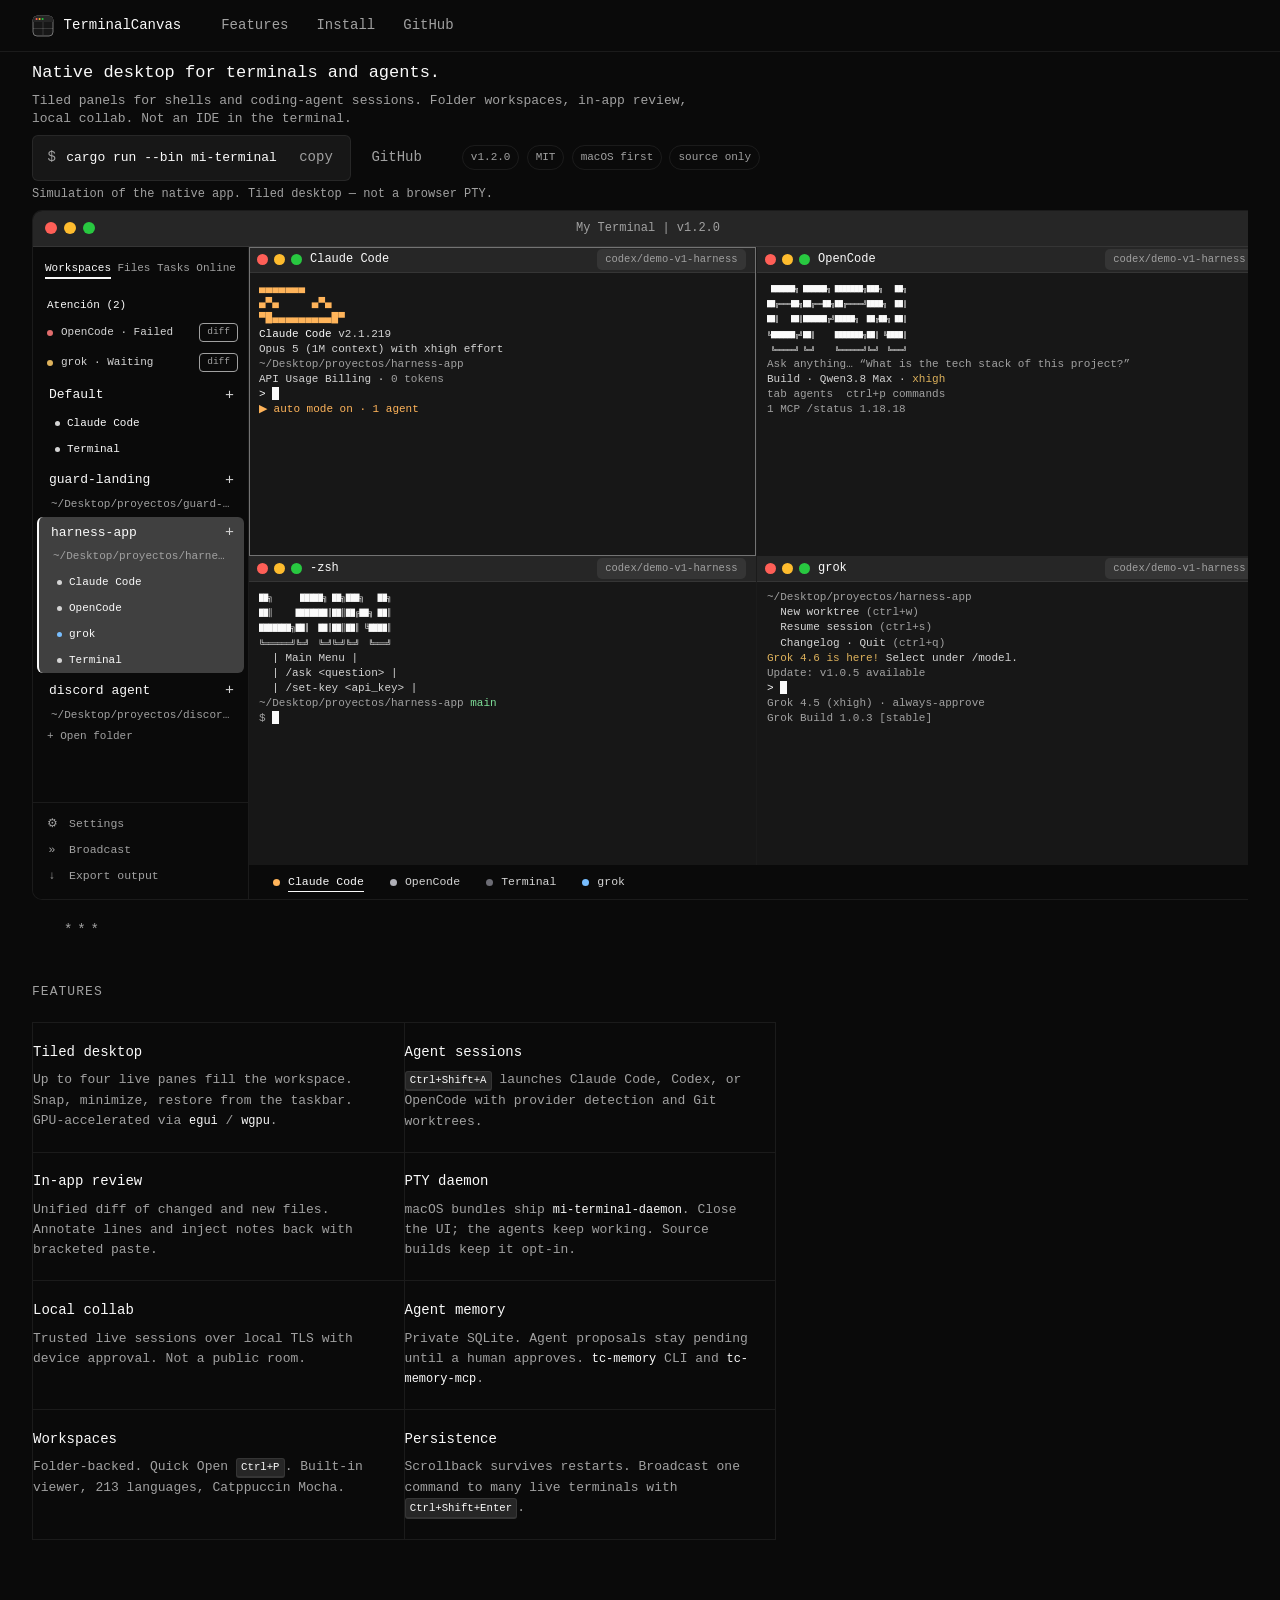
<file: landing/index.html>
<!DOCTYPE html>
<html lang="en">
  <head>
    <meta charset="utf-8" />
    <meta name="viewport" content="width=device-width, initial-scale=1" />
    <meta name="color-scheme" content="dark" />
    <meta name="theme-color" content="#0a0a0a" />
    <title>TerminalCanvas — Native desktop for terminals and agents</title>
    <meta
      name="description"
      content="Native tiled desktop for terminals and coding-agent sessions. Folder workspaces, in-app review, local collab. Not an IDE in the terminal."
    />
    <meta property="og:title" content="TerminalCanvas — Native desktop for terminals and agents" />
    <meta
      property="og:description"
      content="Native tiled desktop for terminals and coding-agent sessions. Folder workspaces, in-app review, local collab."
    />
    <meta property="og:type" content="website" />
    <meta name="twitter:card" content="summary" />
    <link rel="icon" href="favicon.svg" type="image/svg+xml" />
    <link rel="stylesheet" href="styles.css" />
    <script type="application/ld+json">
      {
        "@context": "https://schema.org",
        "@type": "SoftwareApplication",
        "name": "TerminalCanvas",
        "applicationCategory": "DeveloperApplication",
        "operatingSystem": "macOS",
        "softwareVersion": "1.2.0",
        "license": "https://opensource.org/licenses/MIT",
        "url": "https://github.com/MauroProto/terminal-canvas",
        "description": "Native tiled desktop for terminals and coding-agent sessions."
      }
    </script>
  </head>
  <body>
    <a class="skip" href="#main">Skip to content</a>

    <header class="nav">
      <a class="brand" href="#top" aria-label="TerminalCanvas home">
        <svg class="mark" width="22" height="22" viewBox="0 0 22 22" aria-hidden="true">
          <rect x="1" y="1" width="20" height="20" rx="4" fill="#171717" stroke="#737373" stroke-width="1" />
          <rect x="1" y="1" width="20" height="6" rx="4" fill="#262626" />
          <rect x="1" y="4" width="20" height="3" fill="#262626" />
          <circle cx="4.6" cy="4" r="1.05" fill="#ff5f57" />
          <circle cx="7.6" cy="4" r="1.05" fill="#febc2e" />
          <circle cx="10.6" cy="4" r="1.05" fill="#28c840" />
          <path stroke="rgba(255,255,255,0.14)" stroke-width="1" d="M11 7v13M1 13.5h20" />
        </svg>
        <span class="word">TerminalCanvas</span>
      </a>
      <nav aria-label="Primary">
        <a href="#features">Features</a>
        <a href="#install">Install</a>
        <a href="https://github.com/MauroProto/terminal-canvas" rel="noopener noreferrer">GitHub</a>
      </nav>
    </header>

    <main id="main">
      <div class="above">
        <section class="hero" id="top">
          <h1 id="tagline">Native desktop for terminals and agents.</h1>
          <p class="lede">
            Tiled panels for shells and coding-agent sessions. Folder workspaces, in-app review, local collab. Not an IDE in the terminal.
          </p>
          <div class="install-cluster">
            <div class="run" role="group" aria-label="Run from source">
              <span class="prompt" aria-hidden="true">$</span>
              <code id="install-cmd">cargo run --bin mi-terminal</code>
              <button type="button" class="copy" data-copy="cargo run --bin mi-terminal" aria-label="Copy run command">copy</button>
            </div>
            <a class="cta-gh" href="https://github.com/MauroProto/terminal-canvas" rel="noopener noreferrer">GitHub</a>
            <p class="copy-status" aria-live="polite"></p>
            <ul class="meta">
              <li>v1.2.0</li>
              <li>MIT</li>
              <li>macOS first</li>
              <li>source only</li>
            </ul>
          </div>
        </section>

        <section class="demo-wrap" aria-label="Simulated TerminalCanvas window">
          <p class="demo-caption">Simulation of the native app. Tiled desktop — not a browser PTY.</p>

          <div class="app" id="desktop">
            <div class="osbar">
              <div class="os-lights" aria-hidden="true">
                <span class="os-dot close"></span>
                <span class="os-dot min"></span>
                <span class="os-dot max"></span>
              </div>
              <p class="os-title">My Terminal | v1.2.0</p>
            </div>

            <div class="app-body">
              <aside class="sidebar" aria-label="Sidebar">
                <div class="side-tabs" role="tablist">
                  <button type="button" class="stab is-on" role="tab" aria-selected="true" data-tab="workspaces">Workspaces</button>
                  <button type="button" class="stab" role="tab" aria-selected="false" data-tab="files">Files</button>
                  <button type="button" class="stab" role="tab" aria-selected="false" data-tab="tasks">Tasks</button>
                  <button type="button" class="stab" role="tab" aria-selected="false" data-tab="online">Online</button>
                </div>

                <div class="side-scroll">
                  <div class="side-panel" data-panel="workspaces" role="tabpanel">
                    <p class="side-k">Atención (2)</p>
                    <button type="button" class="attn" data-focus="opencode">
                      <span class="attn-dot fail"></span>
                      <span class="attn-label">OpenCode · Failed</span>
                      <span class="diff">diff</span>
                    </button>
                    <button type="button" class="attn" data-focus="grok">
                      <span class="attn-dot wait"></span>
                      <span class="attn-label">grok · Waiting</span>
                      <span class="diff">diff</span>
                    </button>
                    <div class="ws">
                      <div class="ws-head"><span class="ws-name">Default</span><span class="ws-add">+</span></div>
                      <p class="ws-item"><span class="live"></span>Claude Code</p>
                      <p class="ws-item"><span class="live"></span>Terminal</p>
                    </div>
                    <div class="ws">
                      <div class="ws-head"><span class="ws-name">guard-landing</span><span class="ws-add">+</span></div>
                      <p class="ws-path">~/Desktop/proyectos/guard-landing</p>
                    </div>
                    <div class="ws is-active">
                      <div class="ws-head"><span class="ws-name">harness-app</span><span class="ws-add">+</span></div>
                      <p class="ws-path">~/Desktop/proyectos/harness-app</p>
                      <p class="ws-item"><span class="live"></span>Claude Code</p>
                      <p class="ws-item"><span class="live"></span>OpenCode</p>
                      <p class="ws-item"><span class="live grok"></span>grok</p>
                      <p class="ws-item"><span class="live"></span>Terminal</p>
                    </div>
                    <div class="ws">
                      <div class="ws-head"><span class="ws-name">discord agent</span><span class="ws-add">+</span></div>
                      <p class="ws-path">~/Desktop/proyectos/discord agent</p>
                    </div>
                    <p class="ws-open">+ Open folder</p>
                  </div>
                  <div class="side-panel" data-panel="files" role="tabpanel" hidden>
                    <p class="tree-root">harness-app</p>
                    <ul class="tree">
                      <li class="dir">src/</li>
                      <li class="file indent">app.rs</li>
                      <li class="file indent">lib.rs</li>
                      <li class="file">Cargo.toml</li>
                    </ul>
                  </div>
                  <div class="side-panel" data-panel="tasks" role="tabpanel" hidden>
                    <p class="side-empty">No GitHub tasks in this workspace.</p>
                    <p class="side-hint">The Tasks tab lists issues and PRs from the folder’s repo.</p>
                  </div>
                  <div class="side-panel" data-panel="online" role="tabpanel" hidden>
                    <p class="online-state"><span class="attn-dot"></span>Not sharing</p>
                    <p class="online-links"><span>Share</span><span>Join</span></p>
                    <p class="side-hint">Share this workspace or join a session. Local TLS, device approval.</p>
                  </div>
                </div>

                <div class="side-foot">
                  <p><span class="glyph">⚙</span>Settings</p>
                  <p><span class="glyph">»</span>Broadcast</p>
                  <p><span class="glyph">↓</span>Export output</p>
                </div>
              </aside>

              <div class="desk">
                <article class="pane is-focused" data-pane="claude" tabindex="0" aria-current="true" aria-label="Claude Code">
                  <header class="titlebar">
                    <div class="lights" aria-hidden="true"><span class="ctl close"></span><span class="ctl min"></span><span class="ctl max"></span></div>
                    <h3>Claude Code</h3>
                    <span class="branch">codex/demo-v1-harness</span>
                  </header>
                  <pre class="pty" aria-hidden="true"><span class="claude-mark">▄▄▄▄▄▄▄
▄▀▄     ▄▀▄
▀█▄▄▄▄▄▄▄▄▄█▀</span>
<span class="strong">Claude Code</span> v2.1.219
Opus 5 (1M context) with xhigh effort
<span class="dim">~/Desktop/proyectos/harness-app</span>
API Usage Billing · <span class="dim">0 tokens</span>
<span class="strong">&gt;</span> <span class="caret"></span>
<span class="claude">▶ auto mode on · 1 agent</span></pre>
                </article>

                <article class="pane" data-pane="opencode" tabindex="0" aria-label="OpenCode">
                  <header class="titlebar">
                    <div class="lights" aria-hidden="true"><span class="ctl close"></span><span class="ctl min"></span><span class="ctl max"></span></div>
                    <h3>OpenCode</h3>
                    <span class="branch">codex/demo-v1-harness</span>
                  </header>
                  <pre class="pty" aria-hidden="true"><span class="banner"> ██████╗ ██████╗ ███████╗███╗   ██╗
██╔═══██╗██╔══██╗██╔════╝████╗  ██║
██║   ██║██████╔╝█████╗  ██╔██╗ ██║
╚██████╔╝██║     ███████╗██║ ╚████║
 ╚═════╝ ╚═╝     ╚══════╝╚═╝  ╚═══╝</span>
<span class="ask">Ask anything… “What is the tech stack of this project?”</span>
Build · Qwen3.8 Max · <span class="warn">xhigh</span>
<span class="dim">tab agents  ctrl+p commands</span>
<span class="dim">1 MCP /status 1.18.18</span></pre>
                </article>

                <article class="pane" data-pane="zsh" tabindex="0" aria-label="-zsh">
                  <header class="titlebar">
                    <div class="lights" aria-hidden="true"><span class="ctl close"></span><span class="ctl min"></span><span class="ctl max"></span></div>
                    <h3>-zsh</h3>
                    <span class="branch">codex/demo-v1-harness</span>
                  </header>
                  <pre class="pty" aria-hidden="true"><span class="lain">██╗      █████╗ ██╗███╗   ██╗
██║     ███████║██║██╔██╗ ██║
███████╗██║  ██║██║██║ ╚████║
╚══════╝╚═╝  ╚═╝╚═╝╚═╝  ╚═══╝</span>
  | Main Menu |
  | /ask &lt;question&gt; |
  | /set-key &lt;api_key&gt; |
<span class="dim">~/Desktop/proyectos/harness-app</span> <span class="ok">main</span>
<span class="dim">$</span> <span class="caret"></span></pre>
                </article>

                <article class="pane" data-pane="grok" tabindex="0" aria-label="grok">
                  <header class="titlebar">
                    <div class="lights" aria-hidden="true"><span class="ctl close"></span><span class="ctl min"></span><span class="ctl max"></span></div>
                    <h3>grok</h3>
                    <span class="branch">codex/demo-v1-harness</span>
                  </header>
                  <pre class="pty" aria-hidden="true"><span class="dim">~/Desktop/proyectos/harness-app</span>
  New worktree <span class="dim">(ctrl+w)</span>
  Resume session <span class="dim">(ctrl+s)</span>
  Changelog · Quit <span class="dim">(ctrl+q)</span>
<span class="warn">Grok 4.6 is here!</span> Select under /model.
<span class="dim">Update: v1.0.5 available</span>
<span class="strong">&gt;</span> <span class="caret"></span>
<span class="dim">Grok 4.5 (xhigh) · always-approve</span>
<span class="dim">Grok Build 1.0.3 [stable]</span></pre>
                </article>
              </div>

              <div class="taskbar" role="toolbar" aria-label="Taskbar">
                <button type="button" class="task is-current" data-focus="claude"><span class="tdot claude"></span>Claude Code</button>
                <button type="button" class="task" data-focus="opencode"><span class="tdot opencode"></span>OpenCode</button>
                <button type="button" class="task" data-focus="zsh"><span class="tdot term"></span>Terminal</button>
                <button type="button" class="task" data-focus="grok"><span class="tdot grok"></span>grok</button>
              </div>
            </div>
          </div>
        </section>
      </div>

      <a class="more" href="#features">***</a>

      <section id="features" class="features">
        <h2>Features</h2>
        <div class="bento">
          <article>
            <h3>Tiled desktop</h3>
            <p>Up to four live panes fill the workspace. Snap, minimize, restore from the taskbar. GPU-accelerated via <code>egui</code> / <code>wgpu</code>.</p>
          </article>
          <article>
            <h3>Agent sessions</h3>
            <p><kbd>Ctrl+Shift+A</kbd> launches Claude Code, Codex, or OpenCode with provider detection and Git worktrees.</p>
          </article>
          <article>
            <h3>In-app review</h3>
            <p>Unified diff of changed and new files. Annotate lines and inject notes back with bracketed paste.</p>
          </article>
          <article>
            <h3>PTY daemon</h3>
            <p>macOS bundles ship <code>mi-terminal-daemon</code>. Close the UI; the agents keep working. Source builds keep it opt-in.</p>
          </article>
          <article>
            <h3>Local collab</h3>
            <p>Trusted live sessions over local TLS with device approval. Not a public room.</p>
          </article>
          <article>
            <h3>Agent memory</h3>
            <p>Private SQLite. Agent proposals stay pending until a human approves. <code>tc-memory</code> CLI and <code>tc-memory-mcp</code>.</p>
          </article>
          <article>
            <h3>Workspaces</h3>
            <p>Folder-backed. Quick Open <kbd>Ctrl+P</kbd>. Built-in viewer, 213 languages, Catppuccin Mocha.</p>
          </article>
          <article>
            <h3>Persistence</h3>
            <p>Scrollback survives restarts. Broadcast one command to many live terminals with <kbd>Ctrl+Shift+Enter</kbd>.</p>
          </article>
        </div>
      </section>

      <section id="install" class="install">
        <h2>Install</h2>
        <p>
          Source only. Homebrew cask and signed DMG are coming — no tap, no public download.
          The crate binary is <code>mi-terminal</code>. Version <strong>1.2.0</strong> lives in the tree.
        </p>
        <div class="blocks">
          <div class="block">
            <div class="block-head">
              <h3>From source</h3>
              <button type="button" class="copy" data-copy="git clone https://github.com/MauroProto/terminal-canvas.git&#10;cd terminal-canvas&#10;cargo run --bin mi-terminal">copy</button>
            </div>
            <pre><code>git clone https://github.com/MauroProto/terminal-canvas.git
cd terminal-canvas
cargo run --bin mi-terminal</code></pre>
          </div>
          <div class="block">
            <div class="block-head">
              <h3>Release binary</h3>
              <button type="button" class="copy" data-copy="cargo build --release&#10;./target/release/mi-terminal">copy</button>
            </div>
            <pre><code>cargo build --release
./target/release/mi-terminal</code></pre>
          </div>
          <div class="block">
            <div class="block-head">
              <h3>macOS .app</h3>
              <button type="button" class="copy" data-copy="scripts/bundle.sh">copy</button>
            </div>
            <pre><code>scripts/bundle.sh
scripts/bundle.sh --dmg</code></pre>
            <p class="fine">Local unsigned bundles are blocked by Gatekeeper on other machines. Signing needs Apple credentials. This is not a public download.</p>
          </div>
        </div>
      </section>
    </main>

    <footer class="foot">
      <p>
        <span>TerminalCanvas</span>
        <span aria-hidden="true">·</span>
        <span>v1.2.0</span>
        <span aria-hidden="true">·</span>
        <span>MIT</span>
        <span aria-hidden="true">·</span>
        <span>macOS first</span>
        <span aria-hidden="true">·</span>
        <span>binary: <code>mi-terminal</code></span>
        <span aria-hidden="true">·</span>
        <a href="https://github.com/MauroProto/terminal-canvas" rel="noopener noreferrer">GitHub</a>
      </p>
    </footer>

    <script src="app.js" defer></script>
  </body>
</html>
</file>
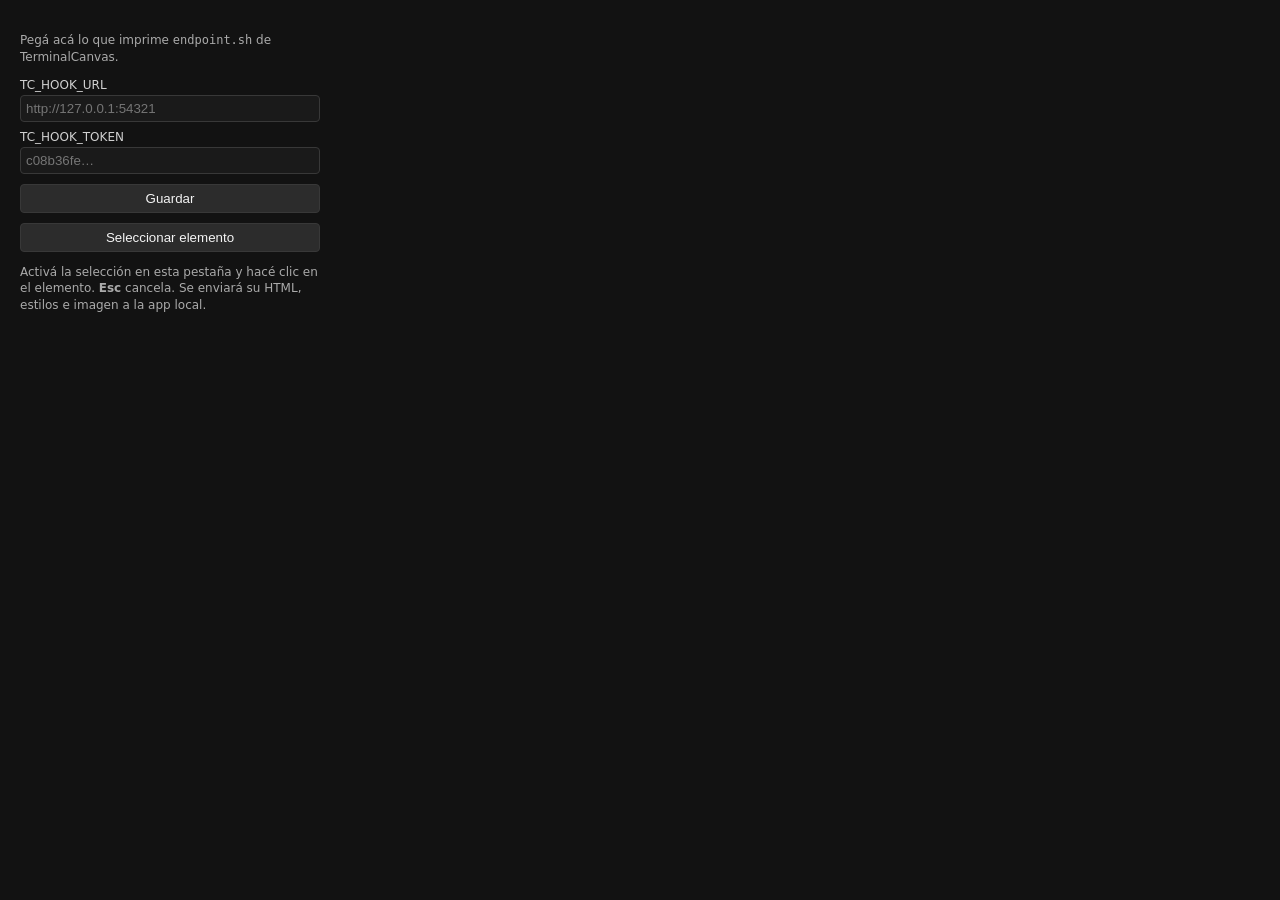
<file: extension/popup.html>
<!DOCTYPE html>
<html lang="es">
  <head>
    <meta charset="utf-8" />
    <style>
      body { font: 12px system-ui; width: 300px; padding: 12px; background: #121212; color: #d0d0d0; }
      label { display: block; margin-top: 8px; }
      input { width: 100%; box-sizing: border-box; padding: 5px; margin-top: 3px;
              background: #1a1a1a; color: #f4f4f4; border: 1px solid #383838; border-radius: 4px; }
      button { margin-top: 10px; width: 100%; padding: 6px; cursor: pointer;
               background: #2c2c2c; color: #f4f4f4; border: 1px solid #383838; border-radius: 4px; }
      p { color: #aaa; line-height: 1.4; }
    </style>
  </head>
  <body>
    <p>Pegá acá lo que imprime <code>endpoint.sh</code> de TerminalCanvas.</p>
    <label>TC_HOOK_URL<input id="url" placeholder="http://127.0.0.1:54321" /></label>
    <label>TC_HOOK_TOKEN<input id="token" type="password" autocomplete="off" placeholder="c08b36fe…" /></label>
    <button id="save">Guardar</button>
    <button id="activate">Seleccionar elemento</button>
    <p id="status" role="status" aria-live="polite"></p>
    <p>Activá la selección en esta pestaña y hacé clic en el elemento. <b>Esc</b> cancela. Se enviará su HTML, estilos e imagen a la app local.</p>
    <script src="popup.js"></script>
  </body>
</html>
</file>
<file: landing/styles.css>
:root {
  --ink: #0a0a0a;
  --surface: #171717;
  --raised: #262626;
  --hover: #353535;
  --focus: #404040;
  --ring: #737373;
  --line: rgba(255, 255, 255, 0.07);
  --text: #fafafa;
  --body: #d4d4d4;
  --dim: #a1a1a1;
  --claude: #ffb45a;
  --opencode: #b0b0b8;
  --grok: #78beff;
  --term: #6c6c74;
  --ok: #7ede98;
  --err: #e06c6c;
  --warn: #deb25c;
  --mac-red: #ff5f57;
  --mac-amber: #febc2e;
  --mac-green: #28c840;
  --radius: 10px;
  --nav-h: 52px;
  --title-h: 26px;
  --task-h: 34px;
  --os-h: 36px;
  --side-w: 216px;
  --font: ui-monospace, "SFMono-Regular", Menlo, Consolas, "Liberation Mono", monospace;
  --gutter: 20px;
  --page: 744px;
  --demo: 1240px;
}

*,
*::before,
*::after {
  box-sizing: border-box;
}

html {
  background: var(--ink);
  color-scheme: dark;
  overflow-x: hidden;
}

html,
body {
  margin: 0;
  min-height: 100dvh;
  overflow-x: hidden;
}

body {
  font-family: var(--font);
  font-size: 14px;
  line-height: 1.55;
  color: var(--body);
  background: var(--ink);
  -webkit-font-smoothing: antialiased;
}

:focus {
  outline: none;
}

:focus-visible {
  outline: 2px solid var(--ring);
  outline-offset: 3px;
}

a {
  color: var(--text);
  text-decoration: underline;
  text-decoration-color: var(--ring);
  text-underline-offset: 3px;
}

a:hover {
  text-decoration-color: var(--text);
}

button,
.copy {
  font: inherit;
  color: inherit;
  cursor: pointer;
}

code,
kbd,
pre {
  font-family: inherit;
}

code {
  color: var(--text);
  font-size: 0.92em;
}

kbd {
  display: inline-block;
  padding: 0.05em 0.4em;
  border: 1px solid var(--line);
  border-bottom-width: 2px;
  border-radius: 3px;
  background: var(--raised);
  color: var(--text);
  font-size: 0.82em;
}

h2,
h3 {
  margin: 0;
  color: var(--text);
  font-weight: 500;
}

h2 {
  font-size: 13px;
  color: var(--dim);
  letter-spacing: 0.08em;
  text-transform: uppercase;
  margin-bottom: 1.25rem;
}

.skip {
  position: absolute;
  left: var(--gutter);
  top: 8px;
  z-index: 100;
  padding: 8px 12px;
  background: var(--text);
  color: var(--ink);
  text-decoration: none;
  clip: rect(0 0 0 0);
}

.skip:focus {
  clip: auto;
}

.nav {
  position: sticky;
  top: 0;
  z-index: 40;
  display: flex;
  align-items: center;
  justify-content: space-between;
  gap: 1.25rem;
  height: var(--nav-h);
  padding: 0 var(--gutter);
  background: var(--ink);
  border-bottom: 1px solid var(--line);
}

.brand {
  display: inline-flex;
  align-items: center;
  gap: 0.6rem;
  color: var(--text);
  text-decoration: none;
  font-weight: 500;
}

.brand:hover {
  text-decoration: none;
}

.mark {
  display: block;
  flex-shrink: 0;
}

.nav nav {
  display: flex;
  align-items: center;
  gap: clamp(12px, 2.4vw, 28px);
}

.nav nav a,
.cta-gh {
  color: var(--dim);
  text-decoration: none;
  min-height: 44px;
  display: inline-flex;
  align-items: center;
}

.nav nav a:hover,
.cta-gh:hover {
  color: var(--text);
}

main {
  width: 100%;
  padding: 0 var(--gutter) 4.5rem;
  min-width: 0;
}

.above {
  display: flex;
  flex-direction: column;
  height: calc(100dvh - var(--nav-h));
  max-height: calc(100dvh - var(--nav-h));
  min-width: 0;
  overflow: hidden;
}

.hero {
  display: grid;
  gap: 0.4rem;
  padding: 0.55rem 0 0.3rem;
  min-width: 0;
  max-width: var(--page);
  flex: 0 0 auto;
}

#tagline {
  margin: 0;
  color: var(--text);
  font-size: clamp(15px, 2.1vw, 17px);
  font-weight: 400;
  line-height: 1.45;
}

.lede {
  margin: 0;
  max-width: 54em;
  color: var(--dim);
  font-size: 13px;
  line-height: 1.4;
}

.install-cluster {
  display: flex;
  flex-wrap: wrap;
  align-items: center;
  gap: 0.75rem 1.25rem;
  min-width: 0;
}

.run {
  display: flex;
  align-items: center;
  gap: 0.65rem;
  min-height: 44px;
  min-width: 0;
  padding: 0 0.35rem 0 0.9rem;
  background: var(--surface);
  border: 1px solid var(--line);
  border-radius: 6px;
  color: var(--text);
}

.prompt {
  color: var(--dim);
  flex-shrink: 0;
}

#install-cmd {
  font-size: 13px;
  white-space: nowrap;
  overflow: hidden;
  text-overflow: ellipsis;
  min-width: 0;
}

.copy {
  appearance: none;
  border: 0;
  background: transparent;
  color: var(--dim);
  padding: 0 12px;
  min-height: 44px;
  min-width: 44px;
  flex-shrink: 0;
  transition: color 80ms linear;
}

.copy:hover,
.copy:focus-visible,
.copy.is-copied {
  color: var(--text);
}

.copy.is-copied {
  color: var(--ok);
}

.copy-status {
  margin: 0;
  min-height: 1.2em;
  font-size: 12px;
  color: var(--ok);
}

.meta {
  display: flex;
  flex-wrap: wrap;
  gap: 0.45rem;
  margin: 0;
  padding: 0;
  list-style: none;
}

.meta li {
  padding: 0.2rem 0.5rem;
  border: 1px solid var(--line);
  border-radius: 999px;
  color: var(--dim);
  font-size: 11px;
}

.demo-wrap {
  min-width: 0;
  min-height: 0;
  width: 100%;
  flex: 1 1 auto;
  display: flex;
  flex-direction: column;
}

.demo-caption {
  margin: 0 0 0.35rem;
  color: var(--dim);
  font-size: 12px;
  flex: 0 0 auto;
}

.app {
  width: min(var(--demo), calc(100vw - 48px));
  flex: 1 1 auto;
  min-width: 0;
  min-height: 0;
  background: var(--ink);
  border: 1px solid var(--line);
  border-radius: var(--radius);
  overflow: hidden;
  display: flex;
  flex-direction: column;
}

.osbar {
  height: var(--os-h);
  display: grid;
  grid-template-columns: 72px 1fr 72px;
  align-items: center;
  background: var(--raised);
  border-bottom: 1px solid var(--line);
  flex-shrink: 0;
}

.os-lights {
  display: flex;
  align-items: center;
  gap: 7px;
  padding-left: 12px;
}

.os-dot,
.ctl {
  width: 12px;
  height: 12px;
  border-radius: 50%;
  display: block;
  flex-shrink: 0;
}

.os-dot.close,
.ctl.close {
  background: var(--mac-red);
}
.os-dot.min,
.ctl.min {
  background: var(--mac-amber);
}
.os-dot.max,
.ctl.max {
  background: var(--mac-green);
}

.os-title {
  margin: 0;
  text-align: center;
  font-size: 12px;
  color: var(--dim);
}

.app-body {
  display: grid;
  grid-template-columns: var(--side-w) minmax(0, 1fr);
  grid-template-rows: minmax(0, 1fr) var(--task-h);
  flex: 1;
  min-width: 0;
  min-height: 0;
}

.sidebar {
  grid-column: 1;
  grid-row: 1 / 3;
  display: flex;
  flex-direction: column;
  min-width: 0;
  min-height: 0;
  background: var(--ink);
  border-right: 1px solid var(--line);
  font-size: 12px;
  color: var(--dim);
}

.side-tabs {
  display: flex;
  justify-content: space-between;
  height: 28px;
  margin: 8px 0 4px;
  padding: 0 10px;
  overflow: hidden;
}

.stab {
  appearance: none;
  border: 0;
  background: transparent;
  color: var(--dim);
  font-size: 11px;
  padding: 0 2px;
  height: 28px;
  position: relative;
  white-space: nowrap;
}

.stab:hover {
  color: var(--body);
}

.stab.is-on {
  color: var(--text);
}

.stab.is-on::after {
  content: "";
  position: absolute;
  left: 2px;
  right: 2px;
  bottom: 4px;
  height: 1.5px;
  background: var(--text);
}

.side-scroll {
  flex: 1;
  min-height: 0;
  overflow: auto;
}

.side-k {
  margin: 10px 0 4px;
  padding: 0 14px;
  font-size: 11px;
  color: var(--text);
}

.attn {
  display: flex;
  align-items: center;
  gap: 8px;
  width: 100%;
  margin: 0;
  padding: 0 10px 0 14px;
  min-height: 30px;
  border: 0;
  background: transparent;
  color: var(--body);
  text-align: left;
  font-size: 11px;
}

.attn:hover,
.attn:focus-visible {
  background: var(--raised);
}

.attn-dot,
.live {
  width: 6px;
  height: 6px;
  border-radius: 50%;
  flex-shrink: 0;
  background: var(--dim);
}

.attn-dot.fail {
  background: var(--err);
}

.attn-dot.wait {
  background: var(--warn);
}

.attn-label {
  flex: 1;
  min-width: 0;
  overflow: hidden;
  text-overflow: ellipsis;
  white-space: nowrap;
}

.diff {
  flex-shrink: 0;
  font-size: 9.5px;
  padding: 1px 7px;
  border: 1px solid var(--dim);
  border-radius: 4px;
  color: var(--dim);
}

.ws {
  margin: 2px 4px;
  border-radius: 6px;
}

.ws.is-active {
  background: var(--focus);
  border-left: 2px solid var(--text);
}

.ws-head {
  display: flex;
  align-items: center;
  justify-content: space-between;
  min-height: 30px;
  padding: 4px 10px 4px 12px;
}

.ws-name {
  color: var(--text);
  font-size: 13px;
}

.ws-add {
  color: var(--body);
  font-size: 15px;
}

.ws-path,
.ws-open {
  margin: 0 14px 4px;
  font-size: 11px;
  color: var(--dim);
  overflow: hidden;
  text-overflow: ellipsis;
  white-space: nowrap;
}

.ws-item {
  margin: 0;
  padding: 0 14px 0 30px;
  height: 26px;
  display: flex;
  align-items: center;
  color: var(--text);
  font-size: 11px;
  position: relative;
}

.live {
  width: 5px;
  height: 5px;
  background: var(--body);
  position: absolute;
  left: 18px;
}

.live.grok {
  background: var(--grok);
}

.tree-root,
.side-empty {
  margin: 8px 14px 6px;
  color: var(--text);
  font-size: 12px;
}

.tree {
  margin: 0;
  padding: 0 14px;
  list-style: none;
  font-size: 11.5px;
}

.tree .dir {
  color: var(--text);
  padding: 3px 0;
}

.tree .file {
  color: var(--dim);
  padding: 3px 0;
}

.tree .indent {
  padding-left: 12px;
}

.side-hint,
.online-state,
.online-links {
  margin: 8px 14px;
  font-size: 11px;
}

.side-hint {
  color: var(--dim);
}

.online-state,
.online-links {
  display: flex;
  align-items: center;
  gap: 8px;
  color: var(--body);
}

.online-links {
  gap: 18px;
}

.side-foot {
  flex-shrink: 0;
  padding: 8px 0 10px;
  border-top: 1px solid var(--line);
}

.side-foot p {
  margin: 0;
  height: 26px;
  display: flex;
  align-items: center;
  gap: 8px;
  padding: 0 10px;
  font-size: 11.5px;
}

.glyph {
  width: 18px;
  text-align: center;
}

.desk {
  grid-column: 2;
  grid-row: 1;
  display: grid;
  grid-template-columns: 1fr 1fr;
  grid-template-rows: 1fr 1fr;
  min-width: 0;
  min-height: 0;
  background: var(--line);
  gap: 1px;
}

.pane {
  display: flex;
  flex-direction: column;
  min-width: 0;
  min-height: 0;
  background: var(--surface);
  overflow: hidden;
  contain: content;
}

.pane.is-focused {
  outline: 1px solid var(--ring);
  outline-offset: -1px;
}

.titlebar {
  display: flex;
  align-items: center;
  gap: 8px;
  height: var(--title-h);
  padding: 0 10px 0 8px;
  background: var(--raised);
  user-select: none;
  flex-shrink: 0;
  border-bottom: 1px solid var(--line);
}

.titlebar h3 {
  flex: 1;
  min-width: 0;
  font-size: 12px;
  font-weight: 400;
  overflow: hidden;
  text-overflow: ellipsis;
  white-space: nowrap;
}

.lights {
  display: flex;
  align-items: center;
  gap: 6px;
  flex-shrink: 0;
}

.ctl {
  width: 11px;
  height: 11px;
}

.branch {
  flex-shrink: 1;
  min-width: 0;
  font-size: 10.5px;
  color: var(--dim);
  padding: 2px 8px;
  border-radius: 5px;
  background: var(--hover);
  overflow: hidden;
  text-overflow: ellipsis;
  white-space: nowrap;
  max-width: 48%;
}

.pty {
  margin: 0;
  flex: 1;
  min-height: 0;
  min-width: 0;
  max-width: 100%;
  padding: 8px 10px;
  overflow: hidden;
  font-size: 11px;
  line-height: 1.38;
  color: var(--body);
  white-space: pre;
  contain: layout paint;
}

.pty .dim {
  color: var(--dim);
}
.pty .strong {
  color: var(--text);
}
.pty .ok {
  color: var(--ok);
}
.pty .warn {
  color: var(--warn);
}
.pty .claude {
  color: var(--claude);
}

.claude-mark {
  color: var(--claude);
}

.banner,
.lain {
  color: var(--text);
  font-size: 7px;
  line-height: 1.08;
  letter-spacing: -0.03em;
}

.lain {
  font-size: 8px;
}

.ask {
  color: var(--dim);
}

.caret {
  display: inline-block;
  width: 7px;
  height: 13px;
  background: var(--text);
  vertical-align: text-bottom;
}

.taskbar {
  grid-column: 2;
  grid-row: 2;
  display: flex;
  align-items: center;
  gap: 6px;
  padding: 4px 14px;
  background: var(--ink);
  min-width: 0;
  overflow: hidden;
}

.task {
  appearance: none;
  border: 0;
  background: transparent;
  color: var(--body);
  height: 26px;
  padding: 0 10px;
  border-radius: 4px;
  font-size: 11.5px;
  display: inline-flex;
  align-items: center;
  gap: 8px;
  position: relative;
  white-space: nowrap;
}

.task:hover {
  background: var(--raised);
  color: var(--text);
}

.task.is-current {
  color: var(--text);
}

.task.is-current::after {
  content: "";
  position: absolute;
  left: 25px;
  right: 10px;
  bottom: 3px;
  height: 1px;
  background: var(--text);
}

.tdot {
  width: 7px;
  height: 7px;
  border-radius: 50%;
  flex-shrink: 0;
}

.tdot.claude {
  background: var(--claude);
}
.tdot.opencode {
  background: var(--opencode);
}
.tdot.grok {
  background: var(--grok);
}
.tdot.term {
  background: var(--term);
}

.more {
  padding: 1.25rem var(--gutter) 2rem;
  color: var(--dim);
  letter-spacing: 0.35em;
  text-decoration: none;
  font-size: 14px;
  min-height: 44px;
  display: inline-flex;
  align-items: center;
  transition: color 80ms linear;
}

.more:hover,
.more:focus-visible {
  color: var(--text);
  text-decoration: none;
}

.install,
.features {
  max-width: var(--page);
  min-width: 0;
  content-visibility: auto;
  contain-intrinsic-size: 1px 720px;
}

#features,
#install {
  scroll-margin-top: var(--nav-h);
}

.features {
  padding: 0.5rem 0 0;
}

.bento {
  display: grid;
  grid-template-columns: 1fr 1fr;
  border-top: 1px solid var(--line);
  border-left: 1px solid var(--line);
}

.bento article {
  padding: 1.15rem 1.35rem 1.25rem 0;
  border-right: 1px solid var(--line);
  border-bottom: 1px solid var(--line);
  min-width: 0;
}

.bento h3 {
  font-size: 14px;
  margin-bottom: 0.45rem;
}

.bento p {
  margin: 0;
  color: var(--dim);
  font-size: 13px;
}

.fine {
  margin: 0.85rem 0 0;
  color: var(--dim);
  font-size: 12px;
}

.install {
  padding: 2.75rem 0 1rem;
}

.install > p {
  max-width: 46em;
  color: var(--dim);
}

.blocks {
  display: grid;
  gap: 1rem;
  margin-top: 1.25rem;
}

.block {
  background: var(--surface);
  border: 1px solid var(--line);
  border-radius: 8px;
  padding: 0.9rem 1rem 1rem;
  min-width: 0;
}

.block-head {
  display: flex;
  align-items: center;
  justify-content: space-between;
  gap: 0.75rem;
  min-height: 36px;
}

.block h3 {
  font-size: 13px;
}

.block pre {
  margin: 0.55rem 0 0;
  overflow-x: auto;
  color: var(--text);
  font-size: 12.5px;
  min-width: 0;
}

.block .copy {
  min-height: 36px;
}

.foot {
  width: 100%;
  max-width: var(--page);
  margin: 2rem auto 0;
  padding: 2.5rem var(--gutter) calc(2rem + env(safe-area-inset-bottom));
  border-top: 1px solid var(--line);
  content-visibility: auto;
  contain-intrinsic-size: 1px 120px;
}

.foot p {
  margin: 0;
  color: var(--dim);
  display: flex;
  flex-wrap: wrap;
  gap: 0.35rem 0.55rem;
}

@media (min-width: 641px) {
  :root {
    --gutter: 24px;
  }

  .nav {
    justify-content: flex-start;
    gap: 2.5rem;
  }
}

@media (min-width: 1100px) {
  :root {
    --gutter: 32px;
  }
}

@media (max-width: 1099px) {
  .app-body {
    grid-template-columns: 1fr;
  }

  .sidebar {
    display: none;
  }

  .desk,
  .taskbar {
    grid-column: 1;
  }
}

@media (max-width: 799px) {
  :root {
    --task-h: 52px;
  }

  .nav nav a:not(:last-child) {
    display: none;
  }

  .hero {
    padding: 0.75rem 0 0.5rem;
    max-width: none;
  }

  .app {
    width: 100%;
  }

  .app-body {
    grid-template-columns: 1fr;
    grid-template-rows: minmax(0, 1fr) var(--task-h);
  }

  .desk {
    display: block;
    background: var(--surface);
  }

  .pane {
    display: none;
    height: 100%;
  }

  .pane.is-focused {
    display: flex;
  }

  .taskbar {
    overflow-x: auto;
    padding: 4px 8px;
  }

  .task {
    min-height: 44px;
    height: 44px;
    flex: 1 1 auto;
    justify-content: center;
  }

  .bento {
    grid-template-columns: 1fr;
  }

  .bento article {
    padding-right: 0;
  }
}

@media (prefers-reduced-motion: reduce) {
  .copy,
  .more {
    transition: none;
  }
}

@media (prefers-contrast: more) {
  :root {
    --line: rgba(255, 255, 255, 0.22);
    --dim: #c4c4c4;
    --ring: #c0c0c0;
  }
}
</file>
